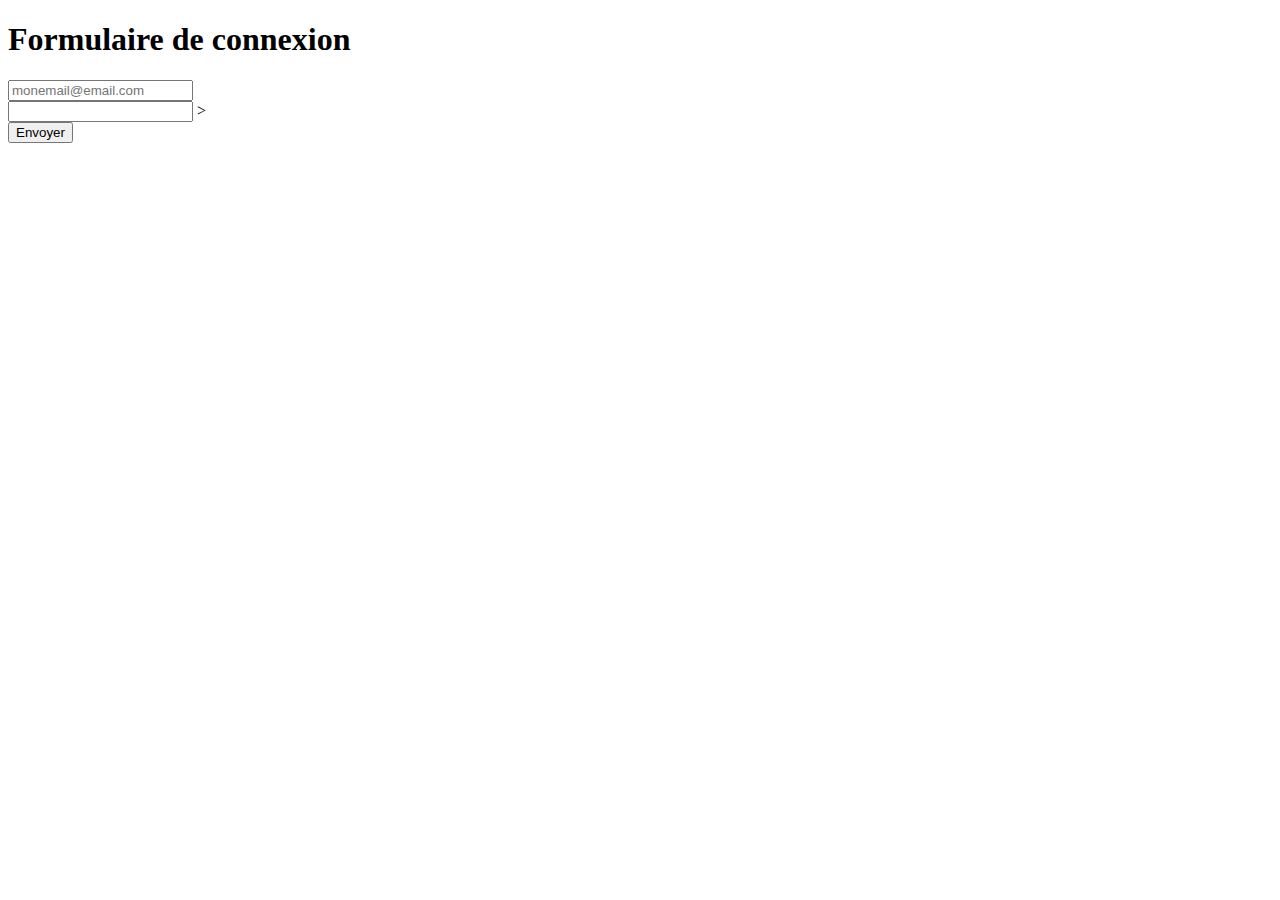
<file: Formulaire de connexion/index.html>
<!DOCTYPE html>
<html lang="fr">
<head>
    <meta charset="UTF-8">
    <meta name="viewport" content="width=device-width, initial-scale=1.0">
    <title>Formulaire </title>
</head> 

<body><h1> Formulaire de connexion </h1> 
    <form action="#" method="post">

        <input type="email" name="email" id="mail" placeholder="monemail@email.com"/> <br>
         <input type="password" name="pwd" id="password"/>
         > <br>
        <input type="submit" value="Envoyer"/> 
        </form>


    
</body>
</html>
</file>
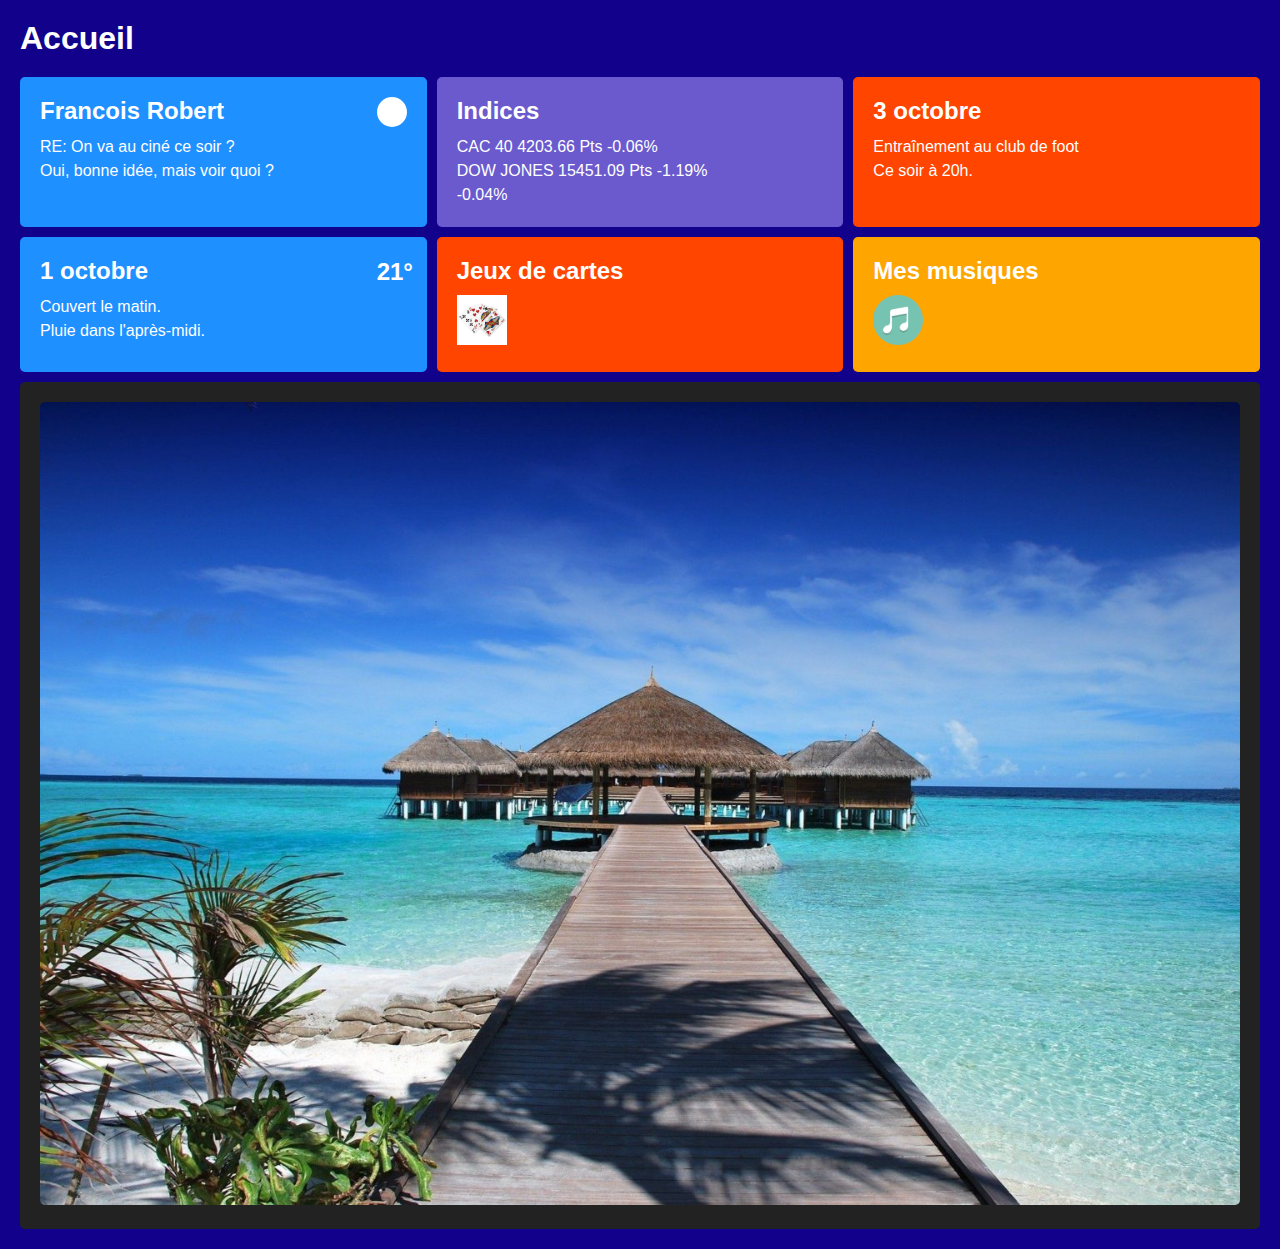
<file: InlineBlock/index.html>
<!DOCTYPE html>
<html lang="fr">
<head>
    <meta charset="UTF-8">
    <meta name="viewport" content="width=device-width, initial-scale=1.0">
    <title>Dashboard</title>
    <link rel="stylesheet" href="style.css">
</head>
<body>
    <div class="container">
        <div class="header">
            <h1>Accueil</h1>
        </div>
        <div class="grid">
            <div class="tile blue">
                <h2>Francois Robert</h2>
                <p>RE: On va au ciné ce soir ?<br>Oui, bonne idée, mais voir quoi ?</p>
                <span class="notification" ></span>
            </div>
            <div class="tile purple">
                <h2>Indices</h2>
                <p>CAC 40 4203.66 Pts -0.06%</p>
                <p>DOW JONES 15451.09 Pts -1.19%</p>
                <p>-0.04%</p>
            </div>
            <div class="tile red">
                <h2>3 octobre</h2>
                <p>Entraînement au club de foot<br>Ce soir à 20h.</p>
            </div>
            <div class="tile blue">
                <h2>1 octobre</h2>
                <p>Couvert le matin.<br>Pluie dans l'après-midi.</p>
                <span class="temperature">21°</span>
            </div>
            <div class="tile red">
                <h2>Jeux de cartes</h2>
                <p><img src="card.jpg" alt="Jeux de cartes" class="icon"></p>
            </div>
            <div class="tile orange">
                <h2>Mes musiques</h2>
                <p><img src="music.png" alt="Musique" class="icon"></p>
            </div>
            <div class="tile large">
                <img src="beach.jpg" alt="Beach" class="image">
            </div>
        </div>
    </div>
</body>
</html>
</file>
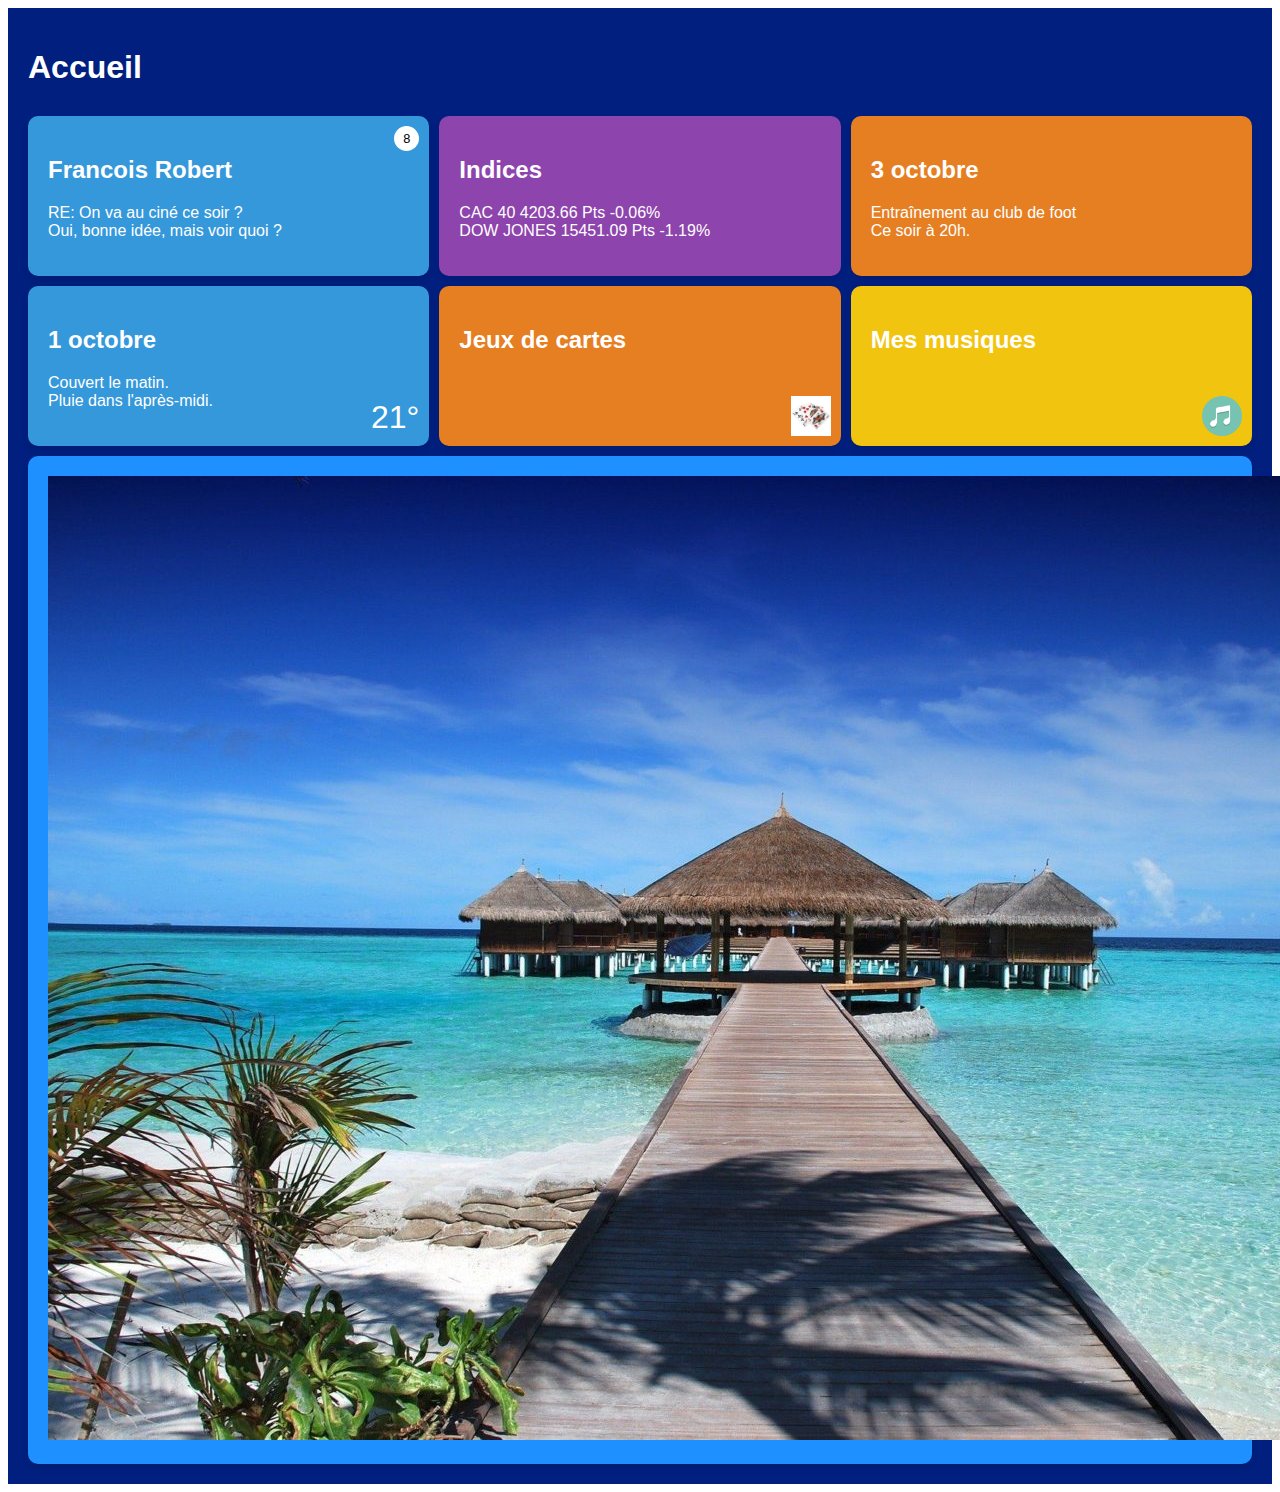
<file: InlineBlockTest/index.html>
<!DOCTYPE html>
<html lang="fr">
<head>
    <meta charset="UTF-8">
    <meta name="viewport" content="width=device-width, initial-scale=1.0">
    <title>Dashboard</title>
    <link rel="stylesheet" href="style.css">
</head>
<body>
    <div class="container">
        <h1>Accueil</h1>
        
        <div class="tile blue">
            <h2>Francois Robert</h2>
            <p>RE: On va au ciné ce soir ?<br>Oui, bonne idée, mais voir quoi ?</p>
            <span class="notification">8</span>
        </div>
        
        <div class="tile purple">
            <h2>Indices</h2>
            <p>CAC 40 4203.66 Pts -0.06%<br>DOW JONES 15451.09 Pts -1.19%</p>
        </div>
        
        <div class="tile orange">
            <h2>3 octobre</h2>
            <p>Entraînement au club de foot<br>Ce soir à 20h.</p>
        </div>
        
        <div class="tile blue">
            <h2>1 octobre</h2>
            <p>Couvert le matin.<br>Pluie dans l'après-midi.</p>
            <span class="weather">21°</span>
        </div>

        <!-- Tuiles réduites pour Jeux de cartes et Mes musiques -->
        <div class="tile small orange">
            <h2>Jeux de cartes</h2>
            <img src="card.jpg" alt="Jeux de cartes" class="icon">
        </div>
        
        <div class="tile small yellow">
            <h2>Mes musiques</h2>
            <img src="music.png" alt="Mes musiques" class="icon">
        </div>

        <!-- Tuile supplémentaire en dessous des petites tuiles -->
        <div class="tile full">
            <img src="beach.jpg" alt="Image plage">
        </div>
    </div>
</body>
</html>
</file>
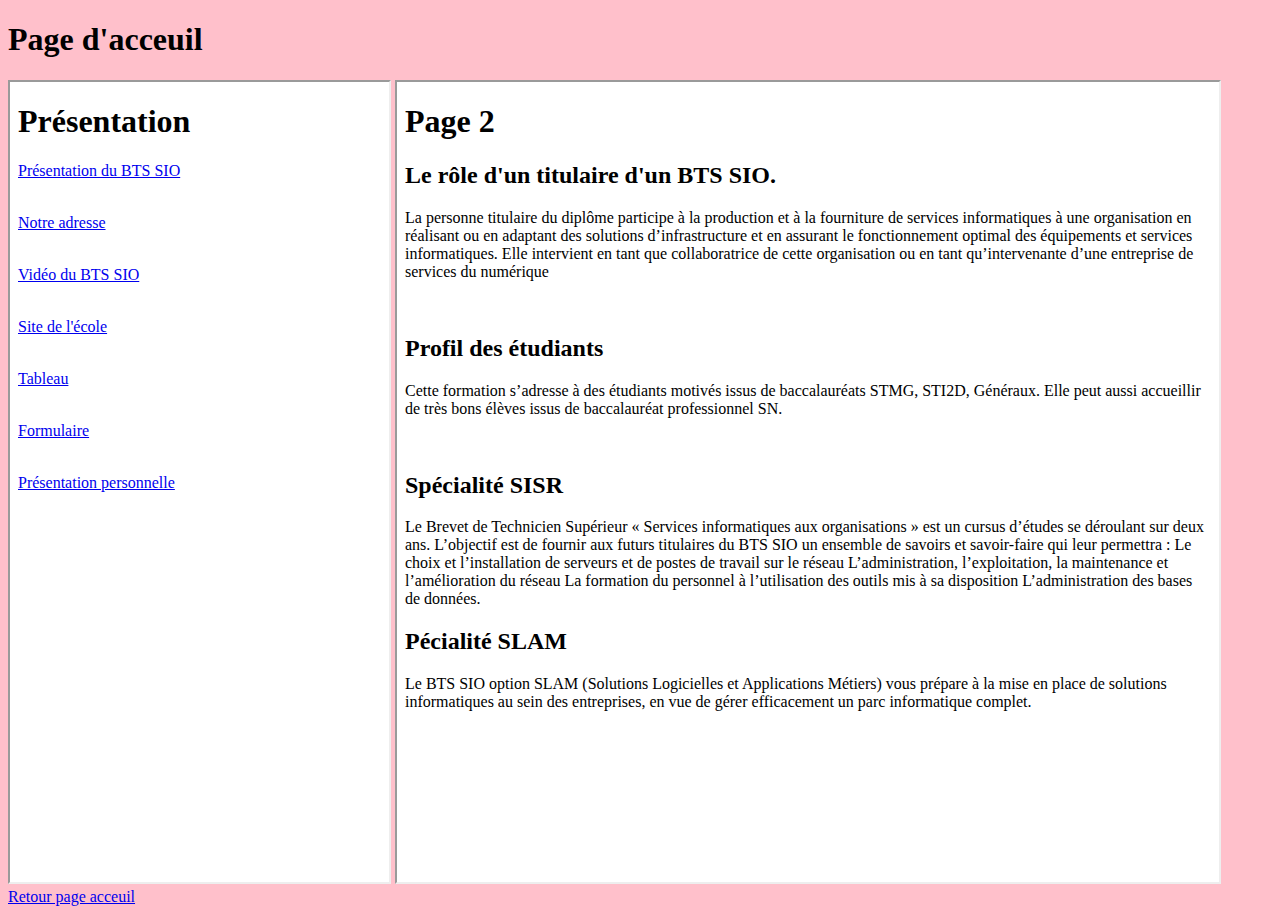
<file: mission2/index.html>
<!DOCTYPE html>
<html lang="en">
<head>
    <meta charset="UTF-8">
    <meta name="viewport" content="width=device-width, initial-scale=1.0">
    <title>Document</title>
    
</head>
<body bgcolor="pink"> 
    <h1> Page d'acceuil </h1>
    <iframe src="sommaire.html" name="f1" width="30%" height="800"></iframe>
    <iframe src="page2.html" name="f2" width="65%" height="800"></iframe> <br>
    <a href="../index.html"> Retour page acceuil</a>

    


            
    

 
    
</body>
</html>
</file>
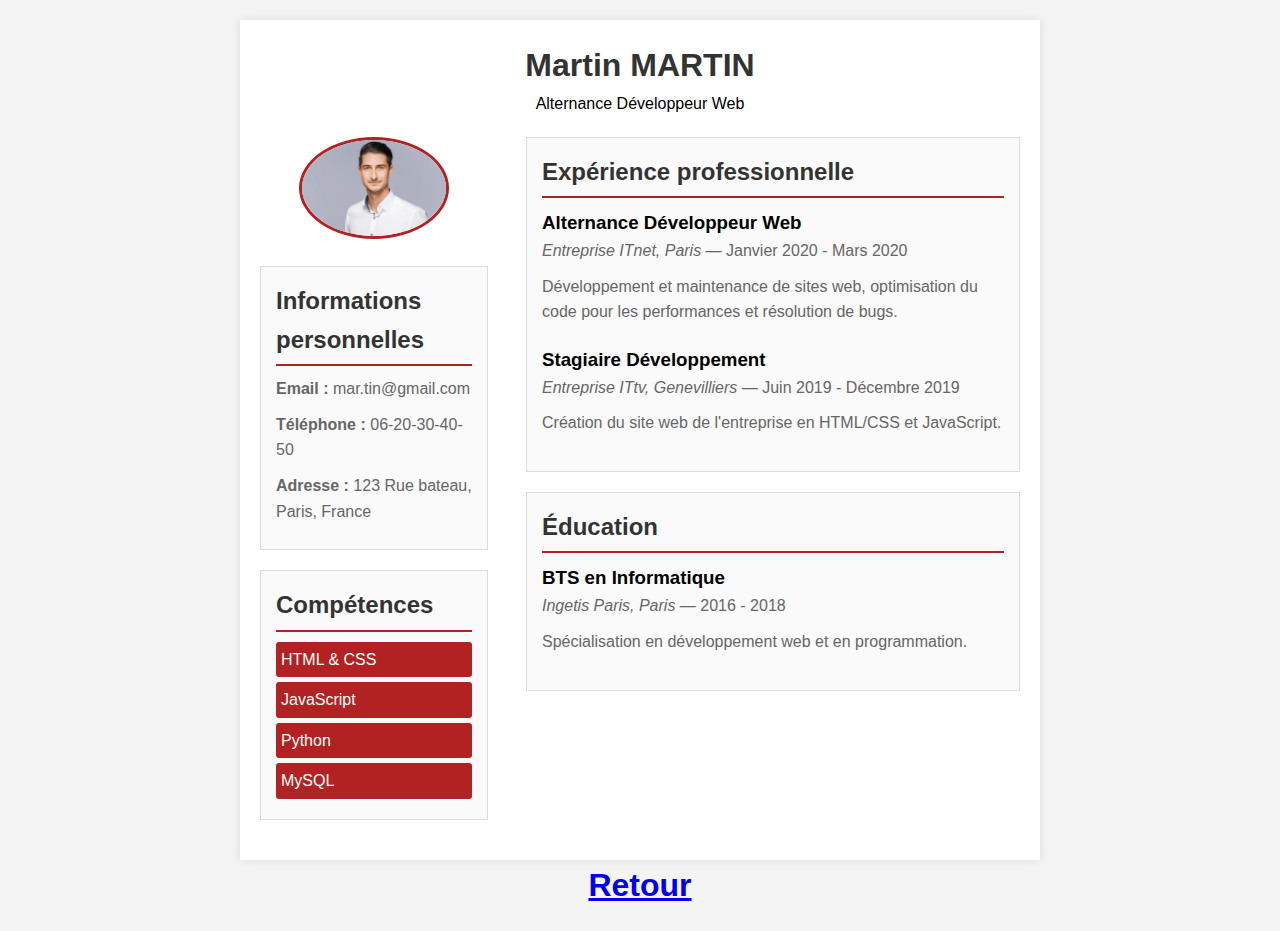
<file: Mission5/index.html>
<!DOCTYPE html>
<html lang="fr">
<head>
    <meta charset="UTF-8">
    <meta name="viewport" content="width=device-width, initial-scale=1.0">
    <title>CV - Nom Prénom</title>
    <link rel="stylesheet" href="style.css">
</head>
<body>

<div class="container">
    <div class="header">
        <h1>Martin MARTIN</h1>
        <p>Alternance Développeur Web</p>
    </div>

    <div class="left-column">
        <div class="photo">
            <img src="photo.webp" alt="Photo de profil">
        </div>

        <div class="section">
            <h2>Informations personnelles</h2>
            <p><strong>Email :</strong> mar.tin@gmail.com</p>
            <p><strong>Téléphone :</strong> 06-20-30-40-50</p>
            <p><strong>Adresse :</strong> 123 Rue bateau, Paris, France</p>
        </div>

        <div class="section">
            <h2>Compétences</h2>
            <ul>
                <li>HTML & CSS</li>
                <li>JavaScript</li>
                <li>Python</li>
                <li>MySQL</li>
            </ul>
        </div>
    </div>

    <div class="right-column">
        <div class="section">
            <h2>Expérience professionnelle</h2>
            <div class="experience">
                <h3> Alternance Développeur Web</h3>
                <p><em>  Entreprise ITnet, Paris</em> — Janvier 2020 - Mars 2020</p>
                <p>Développement et maintenance de sites web, optimisation du code pour les performances et résolution de bugs.</p>
            </div>

            <div class="experience">
                <h3>Stagiaire Développement</h3>
                <p><em>Entreprise ITtv, Genevilliers</em> — Juin 2019 - Décembre 2019</p>
                <p>Création du site web de l'entreprise en HTML/CSS et JavaScript.</p>
            </div>
        </div>

        <div class="section">
            <h2>Éducation</h2>
            <div class="education">
                <h3>BTS en Informatique</h3>
                <p><em>Ingetis Paris, Paris</em> — 2016 - 2018</p>
                <p>Spécialisation en développement web et en programmation.</p>
            </div>
        </div>
    </div>
</div>
<center><h1> <a href="../index.html">Retour</a></h1></center>

</body>
</html>
</file>
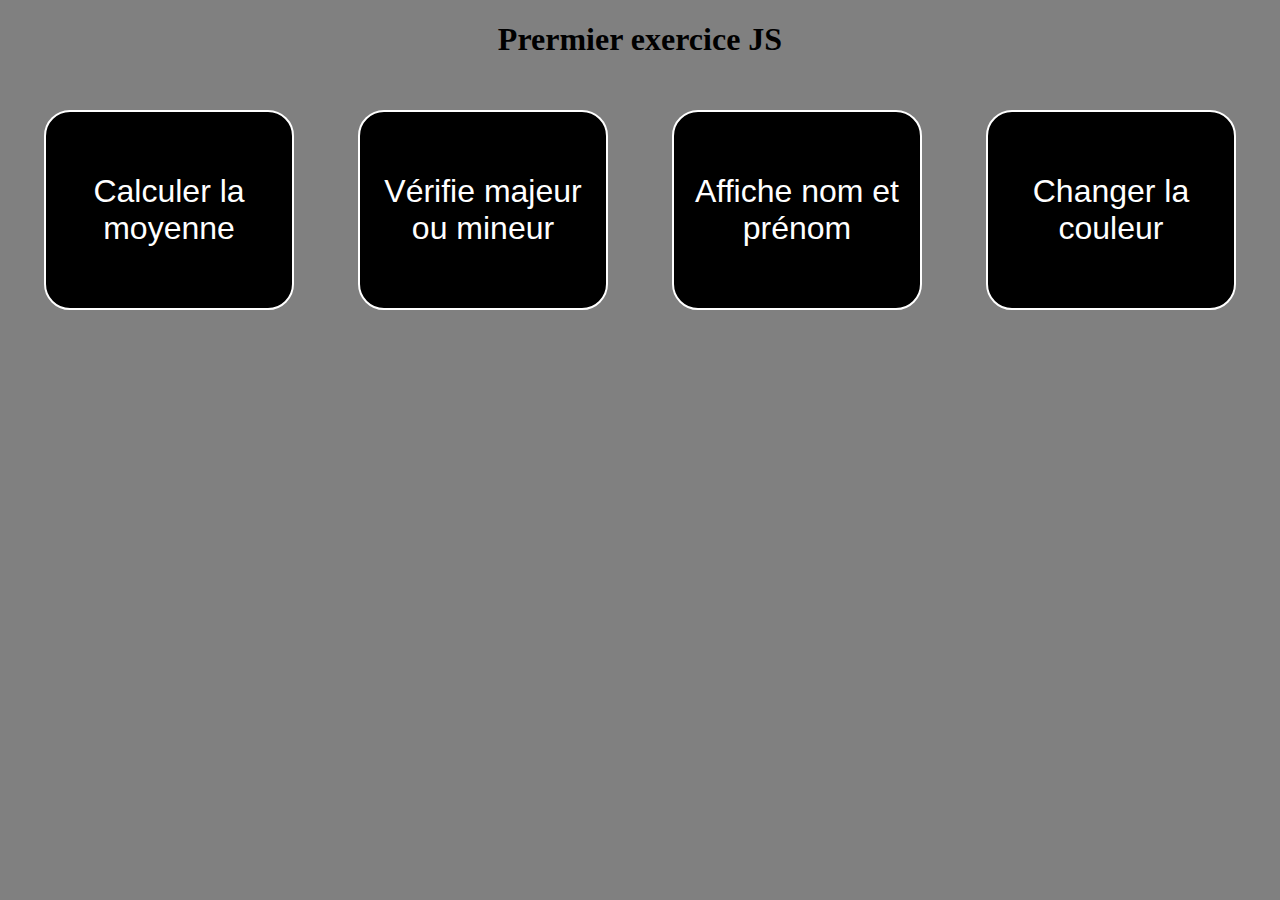
<file: tp1.js/index.html>
<!DOCTYPE html>
<html lang="fr">
<head>
    <meta charset="UTF-8">
    <meta name="viewport" content="width=device-width, initial-scale=1.0">
    <title></title>

    <link rel="stylesheet" type="text/css" href="style.css">

    <script src="test1.js"></script>
</head>
<body>
    <center>
<h1> Prermier exercice JS</h1>
<button onclick="calcul_moyenne()"> Calculer la moyenne</button>
<button onclick="test_age()">Vérifie majeur ou mineur</button>
<button onclick="simple_affichage()">Affiche nom et prénom</button>
<button onclick="test_couleur()">Changer la couleur</button>

    </center>
    
</body>
</html>
</file>
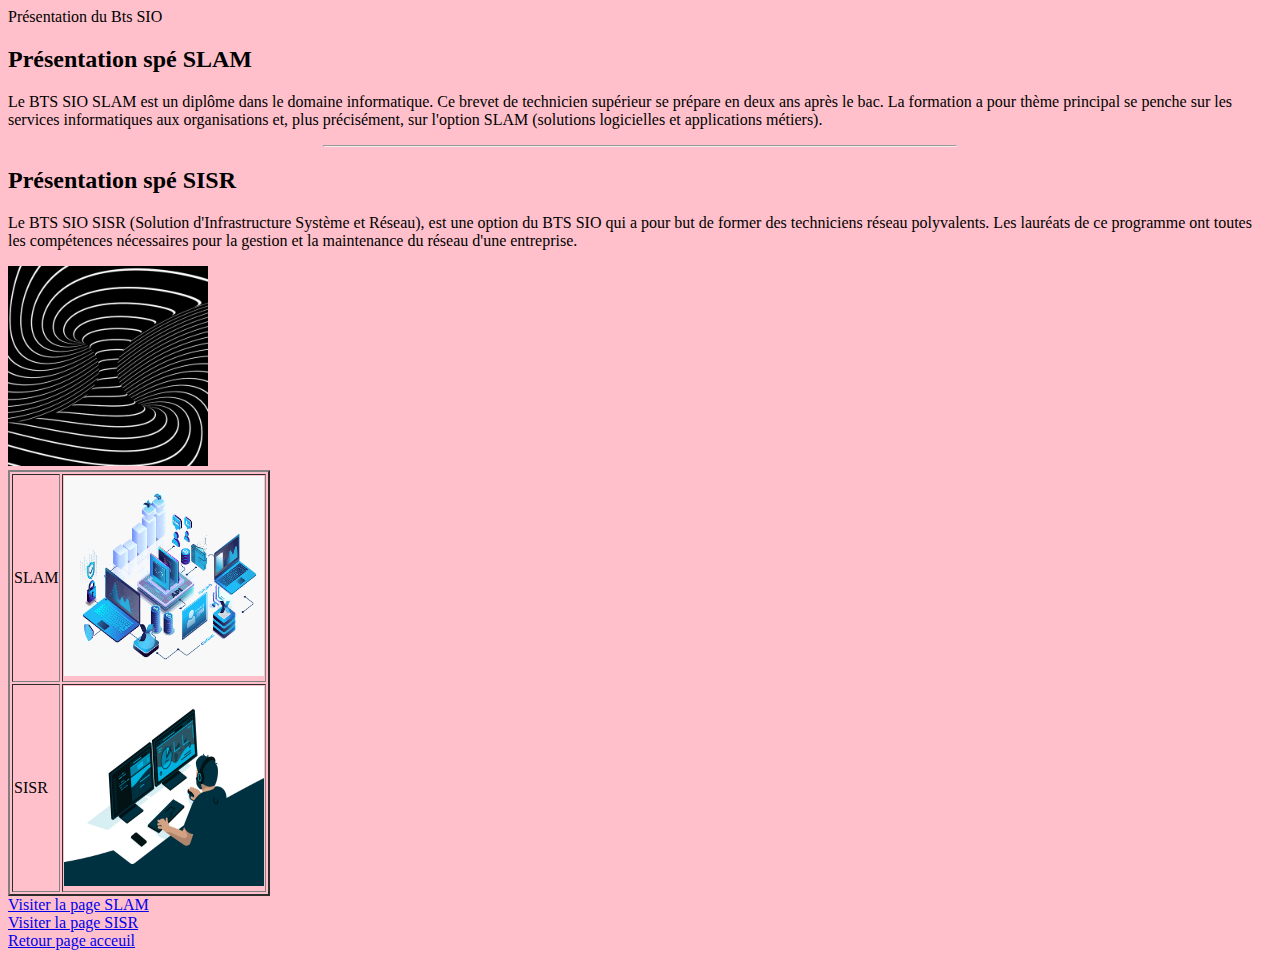
<file: TP1/index.html>
<!DOCTYPE html>
<html lang="en">
<head>
    <meta charset="UTF-8">
    <meta name="viewport" content="width=, initial-scale=1.0">
    <title>Document</title>
</head>
<body bgcolor="pink"
    <h1> Présentation du Bts SIO </h1>
    <h2> Présentation spé SLAM </h2>
    <p> Le BTS SIO SLAM est un diplôme dans le domaine informatique. 
        Ce brevet de technicien supérieur se prépare en deux ans après le bac. 
        La formation a pour thème principal se penche sur les services informatiques aux organisations et,
         plus précisément, sur l'option SLAM (solutions logicielles et applications métiers).</p>

         <hr width="50%">
        

    <h2> Présentation spé SISR </h2>
    <p> Le BTS SIO SISR (Solution d'Infrastructure Système et Réseau), 
        est une option du BTS SIO qui a pour but de former des techniciens réseau polyvalents. 
        Les lauréats de ce programme ont toutes les compétences nécessaires pour la gestion et
         la maintenance du réseau d'une entreprise.</p>

         <img src="image1.gif" width="200" height="200">
        
         <table border="2" width="50">
         <tr> <td>SLAM</td> <td><img src="image2.gif" width="200" height="200"></td> </tr>
         <tr>  <td>SISR</td> <td><img src="image3.gif" width="200" height="200"></td> </tr>

         </table>

         <a href="slam.html"> Visiter la page SLAM </a> <br>
         <a href="sisr.html"> Visiter la page SISR </a> <br>
         <a href="../index.html"> Retour page acceuil</a>

         


    
</body>
</html>
</file>
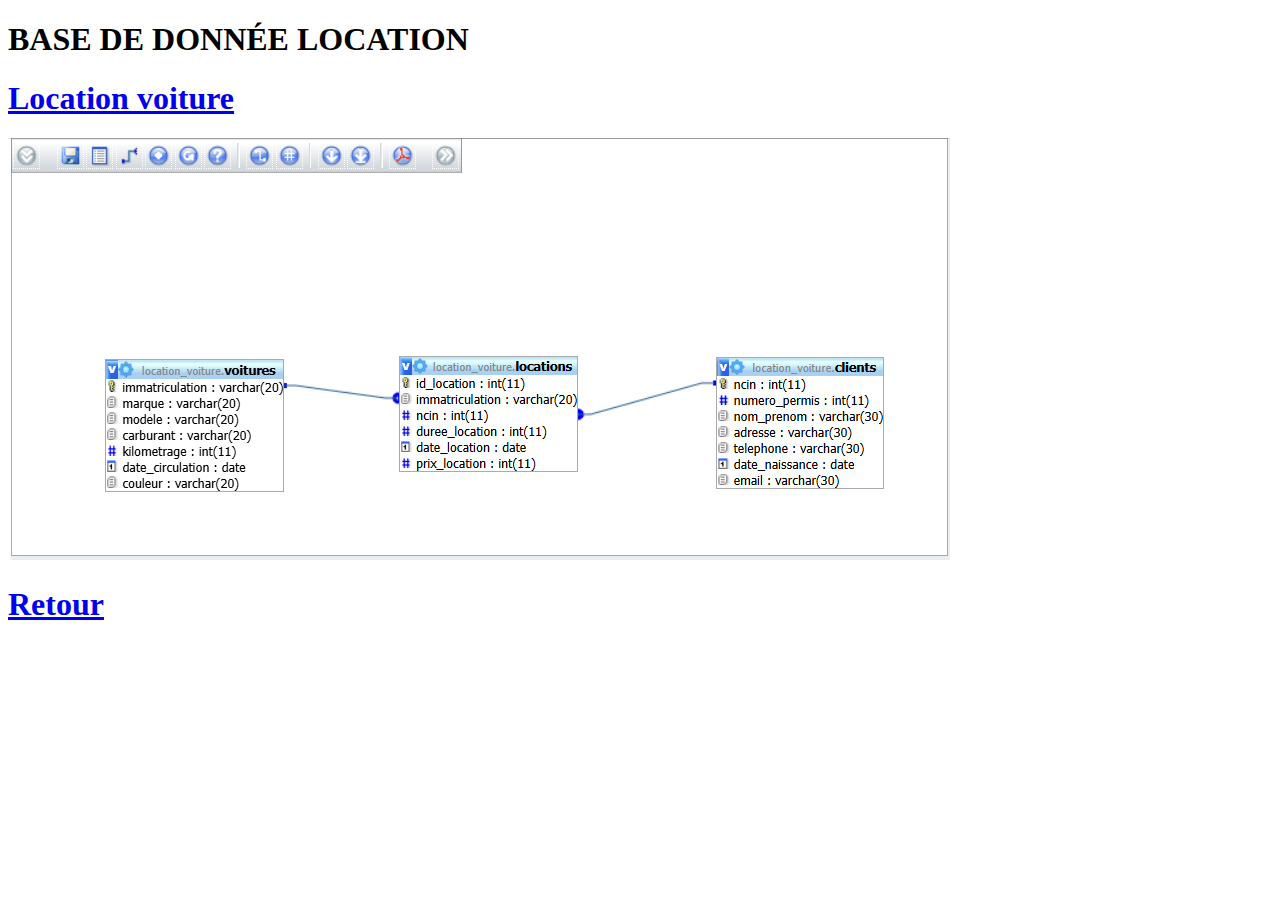
<file: tp1_base_donnée/index.html>
<!DOCTYPE html>
<html lang="en">
<head>
    <meta charset="UTF-8">
    <meta name="viewport" content="width=device-width, initial-scale=1.0">
    <title>Document</title>
</head>
<body>
    
</body> <h1>BASE DE DONNÉE LOCATION</h1>
<h1><a href="location_voiture.sql">Location voiture</a><br></h1>
</html> <img src="photo loc.png" ><br>
<h1><a href="../index.html">Retour</a></h1>
</file>
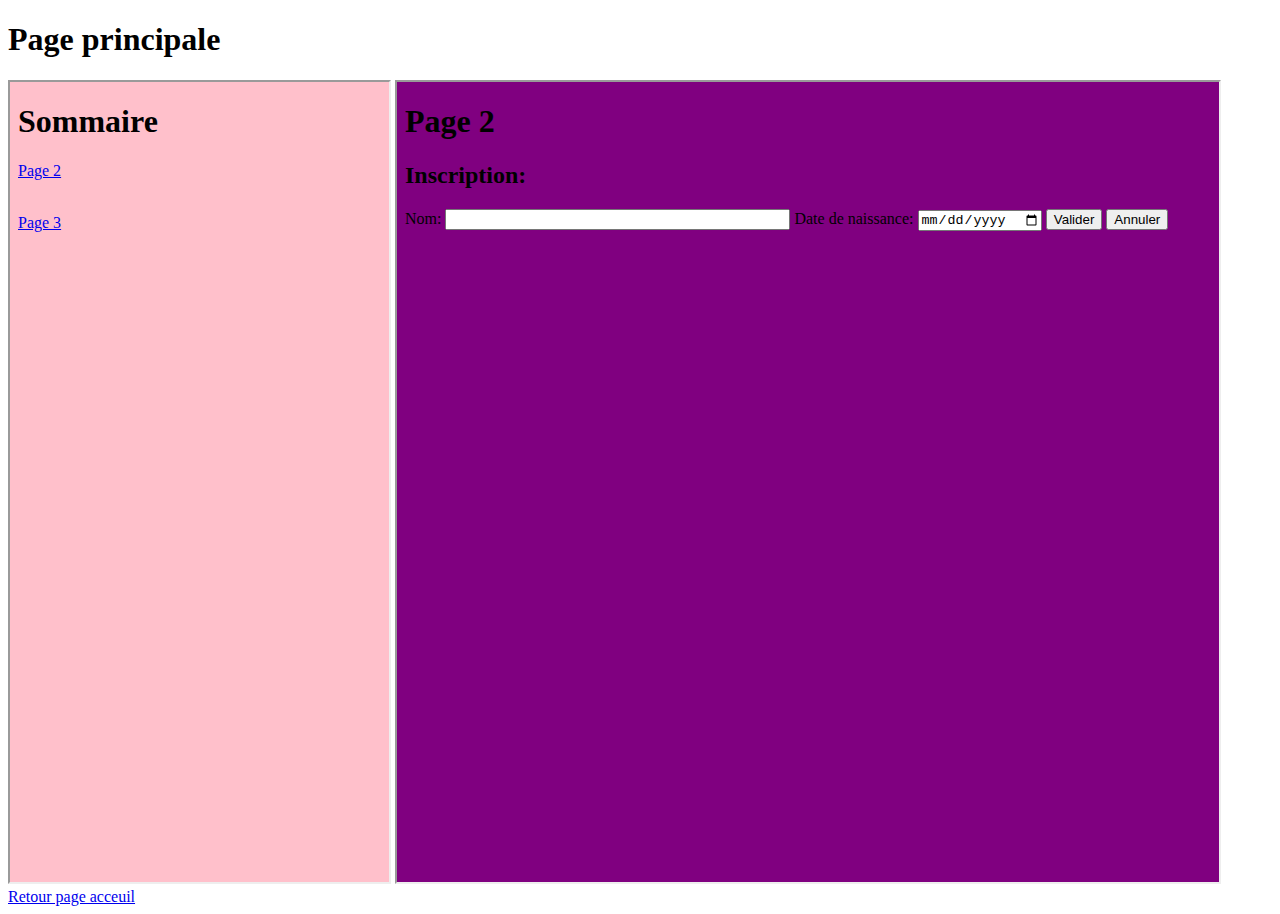
<file: TP2/index.html>
<!DOCTYPE html>
<html lang="en">
<head>
    <meta charset="UTF-8">
    <meta name="viewport" content="width=device-width, initial-scale=1.0">
    <title>Document</title>
</head>
<body > 
    <h1> Page principale </h1>
    <iframe src="sommaire.html" name="f1" width="30%" height="800"></iframe>
    <iframe src="page2.html" name="f2" width="65%" height="800"></iframe> <br>
    <a href="../index.html"> Retour page acceuil</a>
    

    
</body>
</html>
</file>
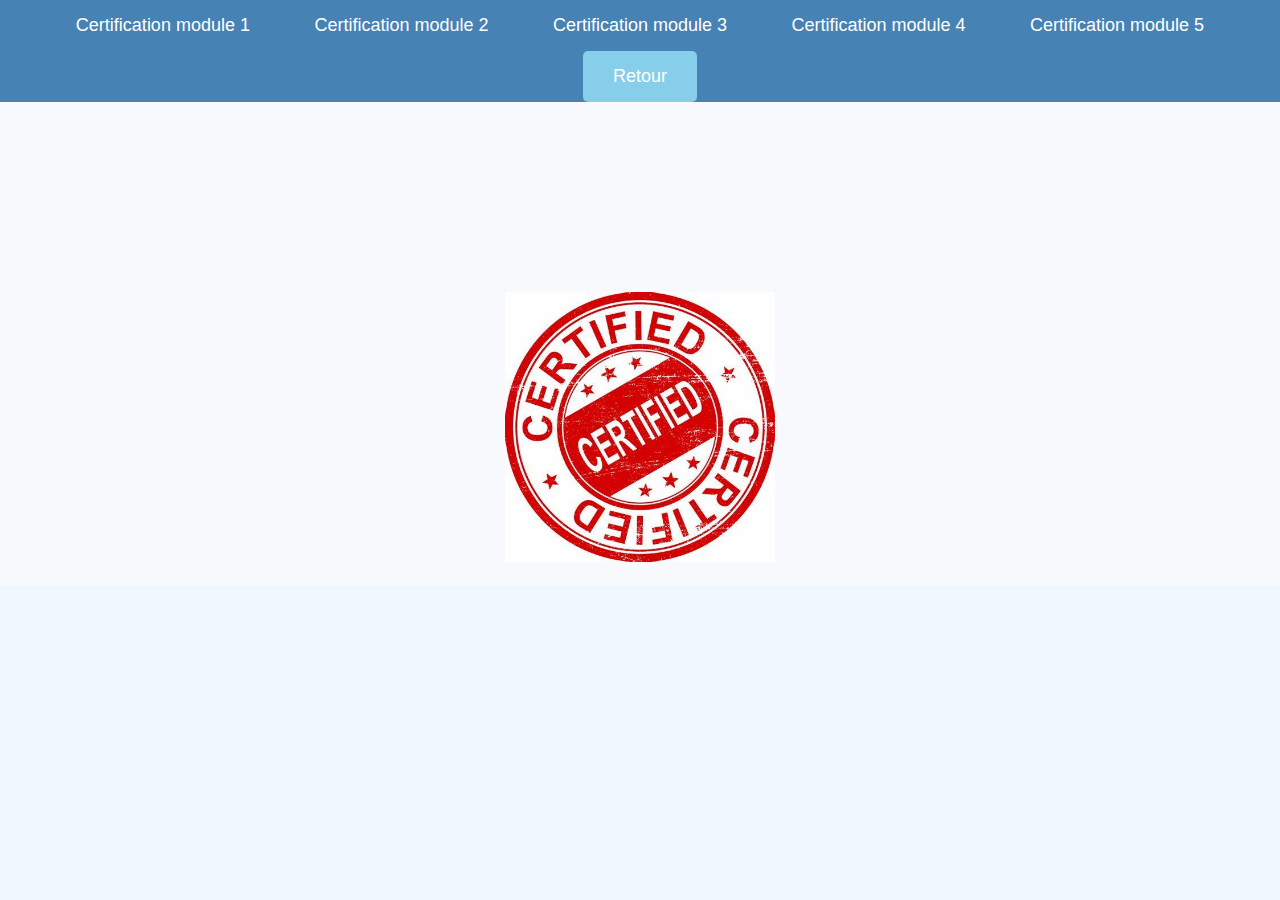
<file: Certifications/certif.html>
<!DOCTYPE html>
<html lang="en">
<head>
    <meta charset="UTF-8">
    <meta name="viewport" content="width=device-width, initial-scale=1.0">
    <title>Certifications</title>
    <link rel="stylesheet" href="style.css">
</head>
<body>
    <header>
        <nav>
            <ul>
                <li><a href="Certificat module 1.pdf">Certification module 1</a></li>
                <li><a href="Certif module 2.pdf">Certification module 2</a></li>
                <li><a href="Certificat module 3.pdf">Certification module 3</a></li>
                <li><a href="Certificat module 4.pdf">Certification module 4</a></li>
                <li><a href="Certificat module 5.pdf">Certification module 5</a></li>
                <li><a href="../index.html">Retour</a></li>
            </ul>
        </nav>
    </header>

    <main>
        <p></p> <br>
        <p></p> <br>
        <p></p> <br>
        <p></p><br>
        <p></p> <br>
       <center><img src="Certif.jfif" alt="" height="270" width="270"></center>
    </main>
</body>
</html>
</file>
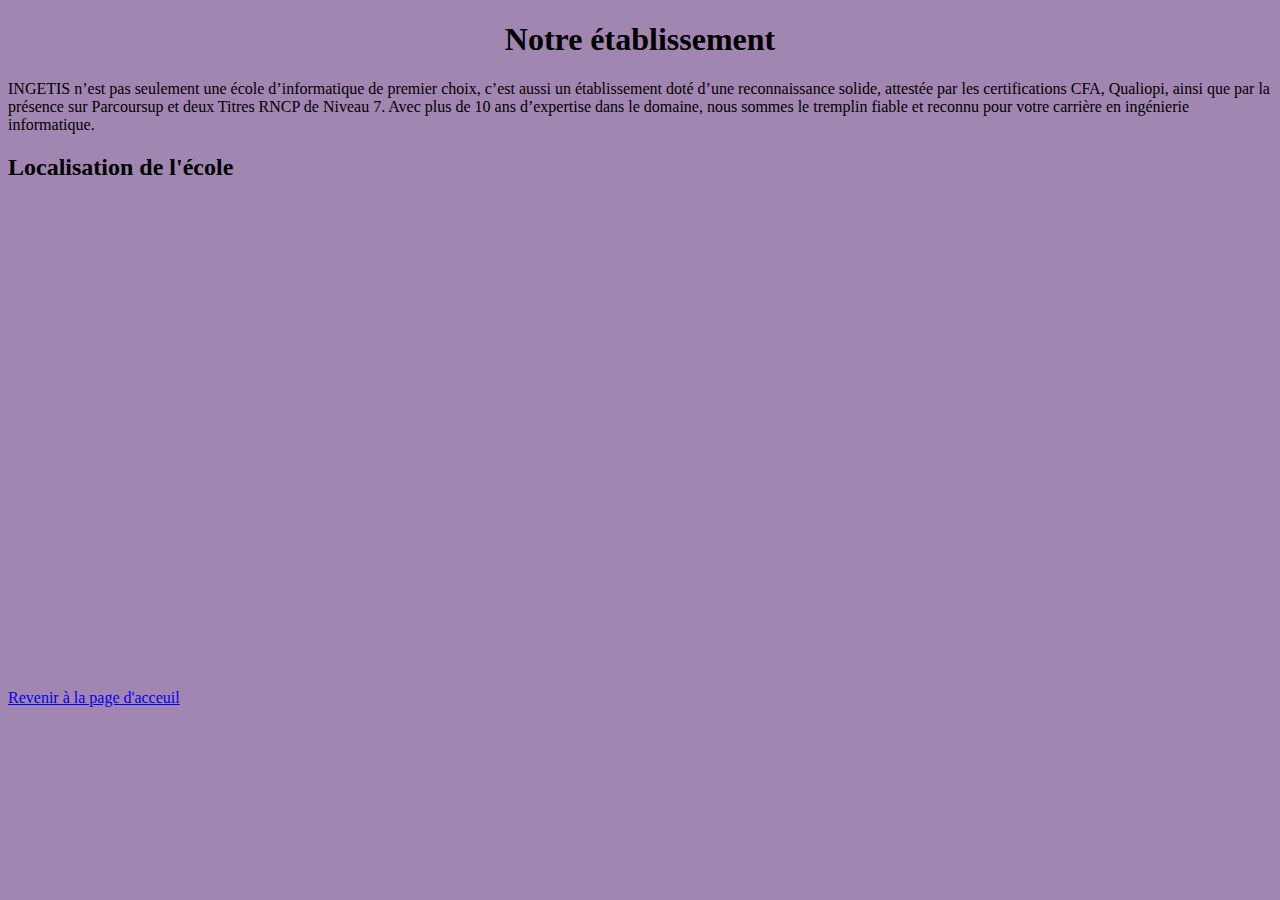
<file: mission 1/etablissement.html>
<!DOCTYPE html>
<html lang="en">
<head>
    <meta charset="UTF-8">
    <meta name="viewport" content="width=device-width, initial-scale=1.0">
    <title>Document</title>
</head>
<body bgcolor="#a286b2"> <center> <h1> Notre établissement </h1> </center>
    <p> INGETIS n’est pas seulement une école d’informatique de premier choix, c’est aussi un établissement doté d’une reconnaissance solide, attestée par les certifications CFA,
         Qualiopi, ainsi que par la présence sur Parcoursup et deux Titres RNCP de Niveau 7.
         Avec plus de 10 ans d’expertise dans le domaine, nous sommes le tremplin fiable et reconnu pour votre carrière en ingénierie informatique.</p>
          <h2> Localisation de l'école </h2>
          <iframe src="https://www.google.com/maps/embed?pb=!1m18!1m12!1m3!1d2625.8385861781267!2d2.340365876871112!3d48.8422175018439!2m3!1f0!2f0!3f0!3m2!1i1024!2i768!4f13.1!3m3!1m2!1s0x47e6721cc9189b8b%3A0x6207b0c22616df2c!2sINGETIS%20Paris!5e0!3m2!1sfr!2sfr!4v1726769803133!5m2!1sfr!2sfr" width="600" height="450" style="border:0;" allowfullscreen="" loading="lazy" referrerpolicy="no-referrer-when-downgrade"></iframe>
          <p></p> <br>
          <a href="index2.html"> Revenir à la page d'acceuil </a>
    
</body>
</html>
</file>
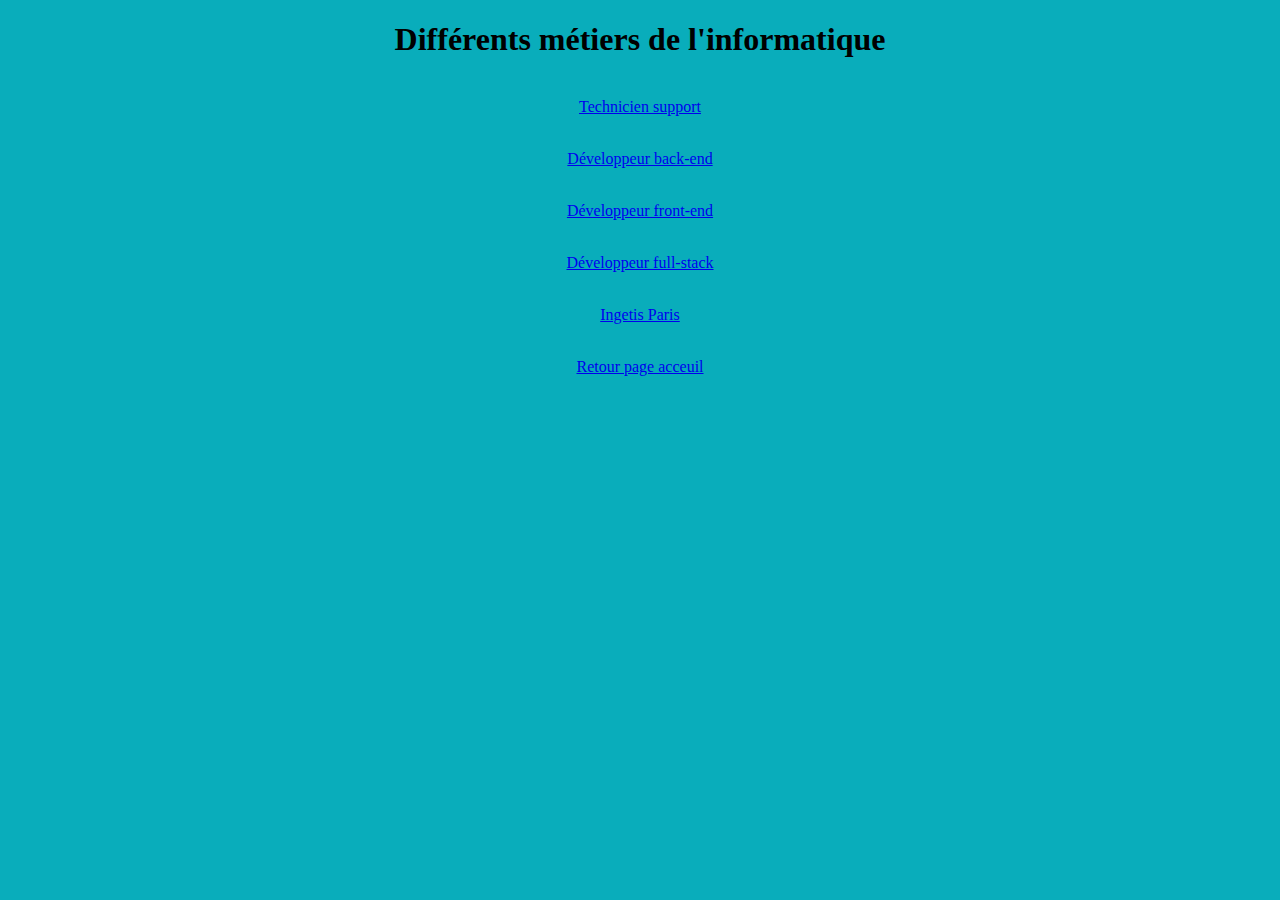
<file: mission 1/index2.html>
<!DOCTYPE html>
<html lang="en">
<head>
    <meta charset="UTF-8">
    <meta name="viewport" content="width=device-width, initial-scale=1.0">
    <title>Document</title>
</head>
<body bgcolor="#09adbb"><Center>
    <h1> Différents métiers de l'informatique </h1> 
    <p> </p> <br>
    <a href="métier1.html"> Technicien support </a> <br>
    <p></p> <br>
    <a href="métier2.html"> Développeur back-end </a> <br>
    <p> </p> <br>
    <a href="métier3.html"> Développeur front-end </a> <br>
    <p></p> <br>
    <a href="métier4.html">Développeur full-stack </a> <br>
    <p> </p> <br>
    <a href="etablissement.html">Ingetis Paris </a> <br>
    <p></p> <br>
    <a href="../index.html"> Retour page acceuil</a>
</Center>


</html>
</file>
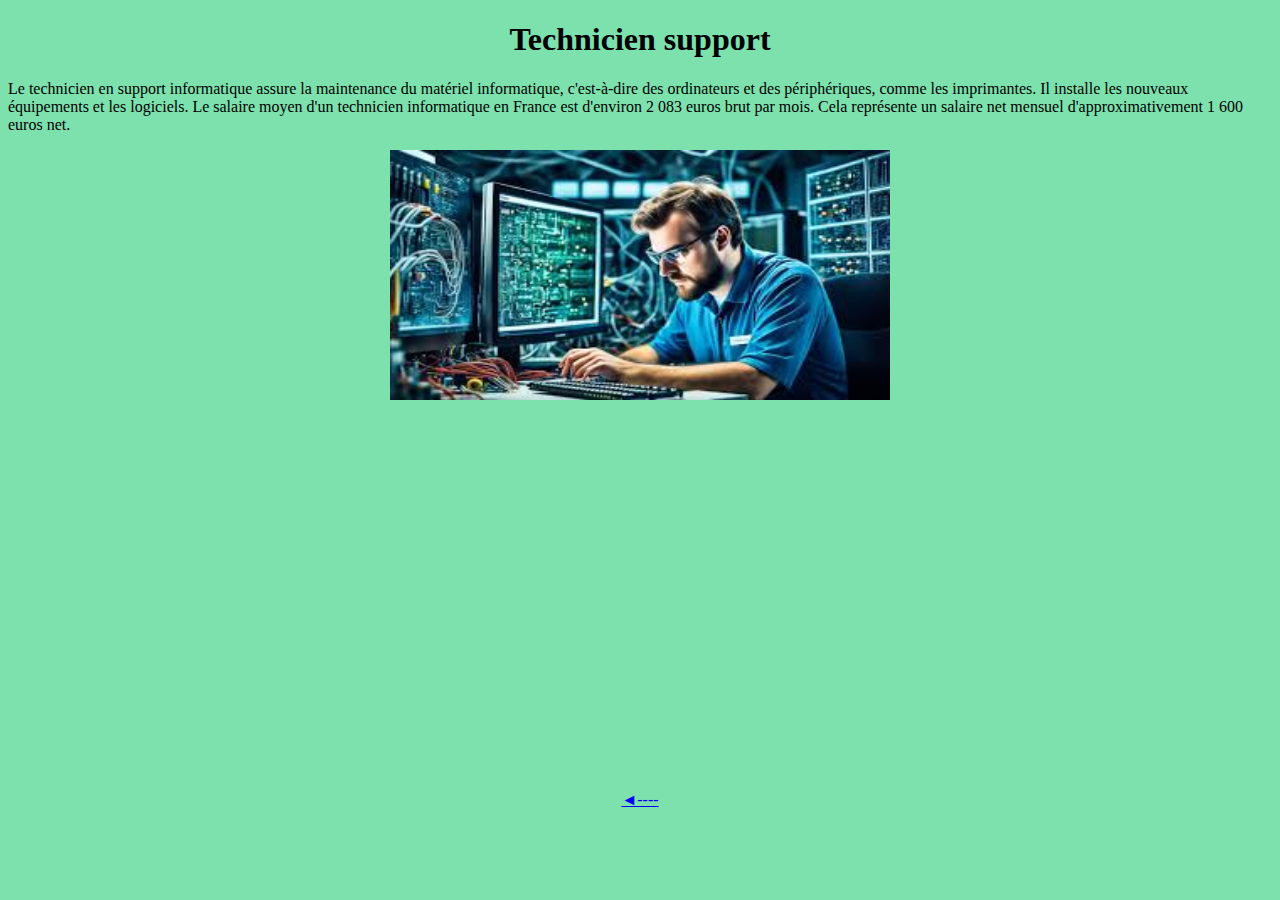
<file: mission 1/métier1.html>
<!DOCTYPE html>
<html lang="en">
<head>
    <meta charset="UTF-8">
    <meta name="viewport" content="width=device-width, initial-scale=1.0">
    <title>Document</title>
</head>
<body bgcolor=" #7ce1ad"> <center><h1> Technicien support </h1> </center> 

    <p> Le technicien en support informatique assure la maintenance du matériel informatique, 
        c'est-à-dire des ordinateurs et des périphériques, 
        comme les imprimantes. 
        Il installe les nouveaux équipements et les logiciels. Le salaire moyen d'un technicien informatique en France est d'environ 2 083 euros brut par mois.
         Cela représente un salaire net mensuel d'approximativement 1 600 euros net. </p>
         
         <center>
        <img src="imagetech.jpg" width="500" height="250"> <br>
        <p> </p> <br>
        <iframe width="560" height="315" src="https://www.youtube.com/embed/ulVB68IsEvo?si=FDi1SvRTvcOPvM3E" title="YouTube video player" frameborder="0" allow="accelerometer; autoplay; clipboard-write; encrypted-media; gyroscope; picture-in-picture; web-share" referrerpolicy="strict-origin-when-cross-origin" allowfullscreen></iframe>
        <p> </p> <br>
        <a href="index2.html"> ◄---- </a>

              
        </center>
         

    
</body>
</html>
</file>
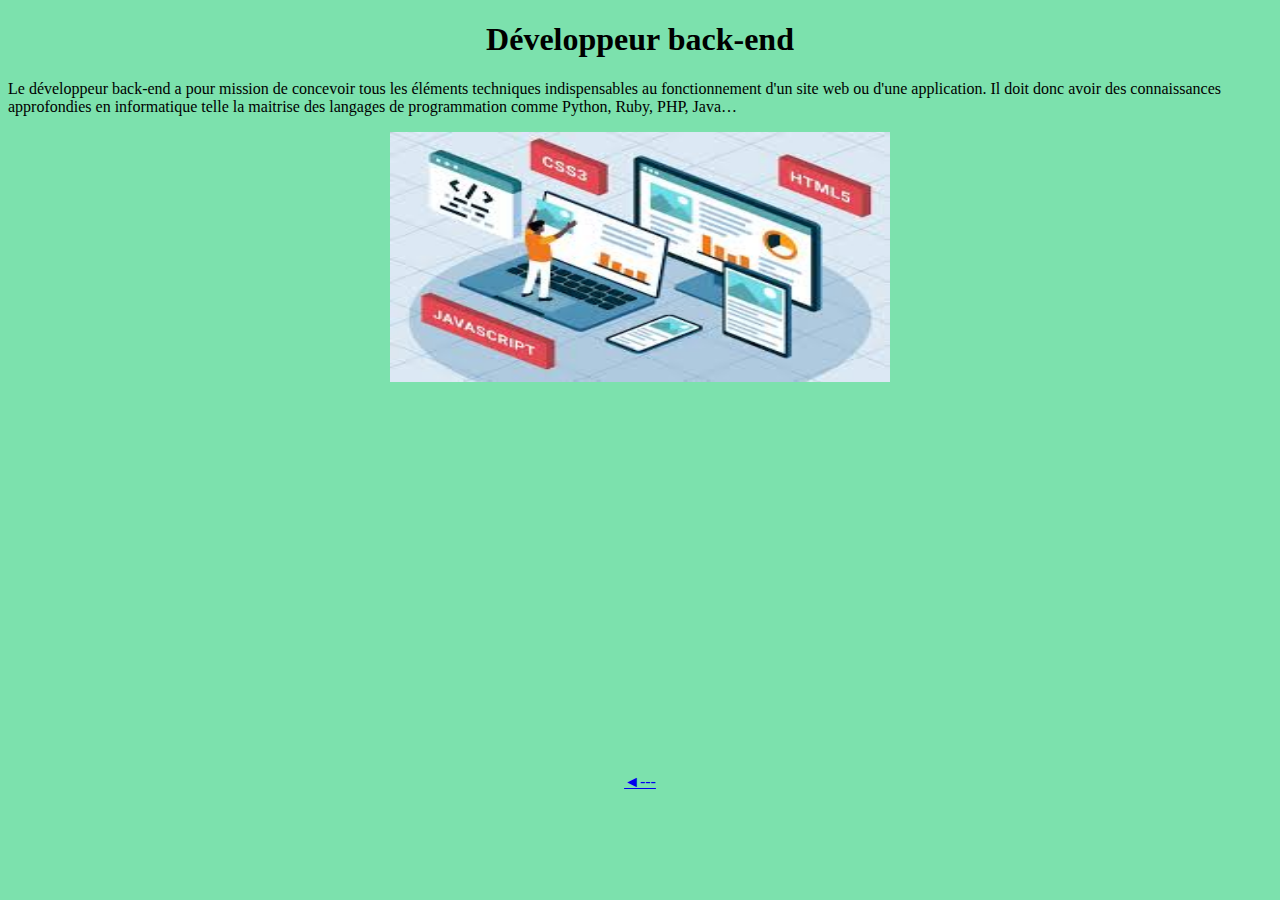
<file: mission 1/métier2.html>
<!DOCTYPE html>
<html lang="en">
<head>
    <meta charset="UTF-8">
    <meta name="viewport" content="width=device-width, initial-scale=1.0">
    <title>Document</title>
</head>
<body bgcolor="#7ce1ad"> <center> <h1> Développeur back-end </h1> </center>
    <p> Le développeur back-end a pour mission de concevoir tous les éléments techniques indispensables au fonctionnement d'un site web ou d'une application.
         Il doit donc avoir des connaissances approfondies en informatique telle la maitrise des langages de programmation comme Python, Ruby, PHP, Java…</p>
<center> <img src="back-end.jpg" width="500" height="250"> <br>
    <p> </p> <br>
    <iframe width="560" height="315" src="https://www.youtube.com/embed/C97MiMihnaE?si=sISm2Sh8vkspJPvq" title="YouTube video player" frameborder="0" allow="accelerometer; autoplay; clipboard-write; encrypted-media; gyroscope; picture-in-picture; web-share" referrerpolicy="strict-origin-when-cross-origin" allowfullscreen></iframe>
<p> </p> <br>
<a href="index2.html"> ◄--- </a>
</center>






    
</body>
</html>
</file>
<file: InlineBlock/style.css>
* {
    box-sizing: border-box;
    margin: 0;
    padding: 0;
}

body {
    font-family: Arial, sans-serif;
    background-color: #12028b;
    color: white;
}

.container {
    padding: 20px;
}

.header {
    text-align: left;
    margin-bottom: 20px;
}

h1 {
    font-size: 2em;
    color: white;
}

.grid {
    display: grid;
    grid-template-columns: repeat(3, 1fr);
    gap: 10px;
}

.tile {
    background-color: #444;
    padding: 20px;
    border-radius: 5px;
    position: relative;
}

.blue {
    background-color: #1E90FF;
}

.purple {
    background-color: #6A5ACD;
}

.red {
    background-color: #FF4500;
}

.orange {
    background-color: #FFA500;
}

.large {
    grid-column: span 3;
    background-color: #222;
}

h2 {
    font-size: 1.5em;
    margin-bottom: 10px;
}

p {
    font-size: 1em;
    line-height: 1.5;
}

.notification, .temperature {
    position: absolute;
    top: 20px;
    right: 20px;
    background-color: #FFF;
    color: #000;
    border-radius: 50%;
    width: 30px;
    height: 30px;
    text-align: center;
    line-height: 30px;
    font-weight: bold;
}

.temperature {
    background-color: transparent;
    color: white;
    font-size: 1.5em;
}

.icon {
    width: 50px;
    height: 50px;
}

.image {
    width: 100%;
    height: auto;
    border-radius: 5px;
}
</file>
<file: InlineBlockTest/style.css>
/* Conteneur de la grille */
.container {
    display: grid;
    grid-template-columns: repeat(3, 1fr); /* 3 colonnes de largeur égale */
    grid-gap: 10px; /* Espace entre les tuiles */
    padding: 20px;
    background-color: #001f7f;
    color: white;
    font-family: Arial, sans-serif;
}

/* Titre principal */
h1 {
    grid-column: span 3; /* Le titre prend toute la largeur */
    margin-bottom: 20px;
}

/* Style de base pour les tuiles */
.tile {
    background-color: #1E90FF;
    padding: 20px;
    border-radius: 10px;
    box-shadow: 0px 4px 6px rgba(0, 0, 0, 0.1);
    position: relative;
}

/* Tuiles plus petites pour "Jeux de cartes" et "Mes musiques" */
.tile.small {
    grid-column: span 1; /* Chaque petite tuile prend 1 colonne */
}

/* Tuile pleine largeur pour l'image en bas */
.tile.full {
    grid-column: span 3; /* Prend toute la largeur */
}

/* Différentes couleurs pour les tuiles */
.blue {
    background-color: #3498db;
}

.purple {
    background-color: #8e44ad;
}

.orange {
    background-color: #e67e22;
}

.yellow {
    background-color: #f1c40f;
}

/* Icônes dans les petites tuiles */
.icon {
    width: 40px;
    height: 40px;
    position: absolute;
    bottom: 10px;
    right: 10px;
}

/* Notification dans un cercle */
.notification {
    position: absolute;
    top: 10px;
    right: 10px;
    background-color: white;
    color: black;
    border-radius: 50%;
    width: 25px;
    height: 25px;
    text-align: center;
    line-height: 25px;
    font-size: 0.8em;
}

/* Température dans la tuile météo */
.weather {
    position: absolute;
    bottom: 10px;
    right: 10px;
    font-size: 2em;
}
</file>
<file: Mission5/style.css>
* {
    margin: 0;
    padding: 0;
    box-sizing: border-box;
}

body {
    font-family: Arial, sans-serif;
    line-height: 1.6;
    background-color: #f4f4f4;
    padding: 20px;
}

.container {
    width: 800px;
    margin: 0 auto;
    background-color: #fff;
    padding: 20px;
    box-shadow: 0 0 10px rgba(0, 0, 0, 0.1);
}

.header {
    text-align: center;
    margin-bottom: 20px;
}

.header h1 {
    font-size: 2em;
    color: #333;
}

.left-column {
    width: 30%;
    float: left;
}

.right-column {
    width: 65%;
    float: right;
}

.photo {
    text-align: center;
    margin-bottom: 20px;
}

.photo img {
    width: 100%;
    max-width: 150px;
    height: auto;
    border-radius: 50%;
    border: 3px solid #b22222;
}

.section {
    border: 1px solid #ddd;
    padding: 15px;
    margin-bottom: 20px;
    background-color: #fafafa;
}

.section h2 {
    color: #333;
    margin-bottom: 10px;
    border-bottom: 2px solid #b22222;
    padding-bottom: 5px;
}

.section p {
    margin-bottom: 10px;
    color: #666;
}

.experience, .education {
    margin-bottom: 20px;
}

ul {
    list-style-type: none;
}

ul li {
    background: #b22222;
    color: #fff;
    padding: 5px;
    margin-bottom: 5px;
    border-radius: 3px;
}

.container::after {
    content: "";
    display: table;
    clear: both;
}
</file>
<file: tp1.js/style.css>
body {
    background-color: grey;
    margin: auto;
}

button {
width: 250px;
height: 200px;
background-color: black;
color: white;
border: 2px solid white;
border-radius: 26px;
font-size: 2em;
margin: 30px;
transition: 0.2s;
}

button:hover {
    background-color: white;
    color: black;
    border: 2px solid black;
    transition: 250ms;
}
</file>
<file: Certifications/style.css>
body {
    font-family: 'Arial', sans-serif;
    margin: 0;
    padding: 0;
    background-color: #f0f8ff; 
}


header {
    background-color: #4682b4; 
    box-shadow: 0 4px 6px rgba(0, 0, 0, 0.1); 
}

nav ul {
    list-style-type: none;
    margin: 0;
    padding: 0;
    text-align: center;
    background-color: #4682b4;
}

nav ul li {
    display: inline-block;
}

nav ul li a {
    display: inline-block;
    color: white;
    text-align: center;
    padding: 15px 30px;
    text-decoration: none;
    font-size: 18px;
    transition: background-color 0.3s ease, color 0.3s ease; 
}


nav ul li a:hover {
    background-color: #87ceeb; 
    color: #333; 
    border-radius: 5px; 
}

nav ul li:last-child a {
    background-color: #87ceeb;
    color: white;
    border-radius: 5px;
}

nav ul li:last-child a:hover {
    background-color: #4682b4;
    color: white;
}


main {
    padding: 20px;
    color: #333;
    background-color: #f7f9fc; 
}
</file>
